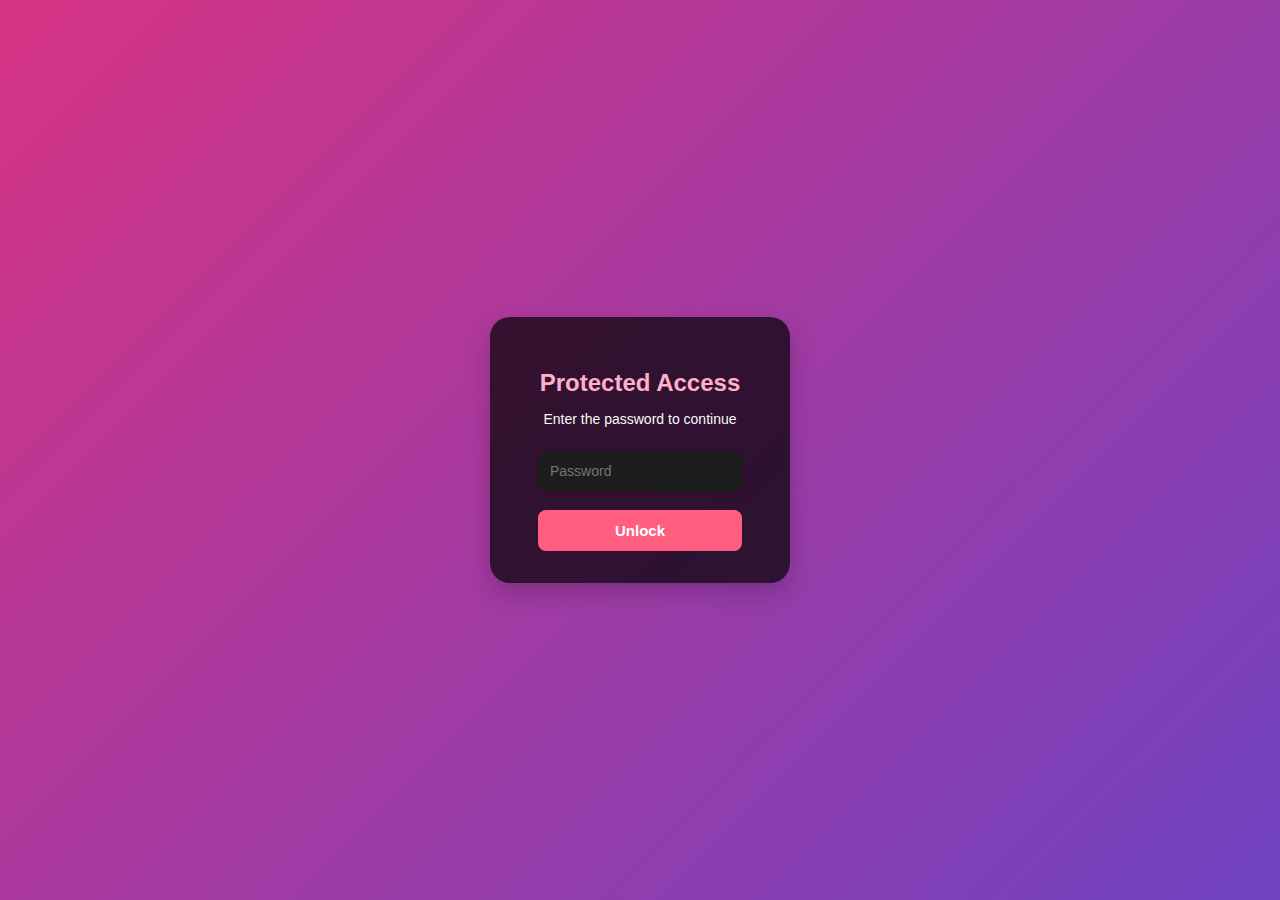
<file: index.html>
<!DOCTYPE html>
<html lang="en">
<head>
  <meta charset="UTF-8" />
  <meta name="viewport" content="width=device-width, initial-scale=1.0" />
  <title>Protected Access</title>
  <style>
    * {
      box-sizing: border-box;
      font-family: 'Nunito', sans-serif;
    }

    body {
      margin: 0;
      padding: 0;
      height: 100vh;
      background: linear-gradient(135deg, #d63384, #6f42c1);
      display: flex;
      justify-content: center;
      align-items: center;
    }

    .container {
      background-color: rgba(0, 0, 0, 0.7);
      padding: 2rem 3rem;
      border-radius: 20px;
      box-shadow: 0 10px 25px rgba(0, 0, 0, 0.2);
      text-align: center;
      color: #fff;
      width: 300px;
    }

    .container h2 {
      margin-bottom: 0.5rem;
      color: #ffafcc;
    }

    .container p {
      margin-bottom: 1.5rem;
      font-size: 14px;
      color: #f8f9fa;
    }

    .container input {
      width: 100%;
      padding: 0.75rem;
      margin-bottom: 1.2rem;
      border: none;
      border-radius: 8px;
      background-color: #1d1d1d;
      color: #fff;
      font-size: 14px;
    }

    .container button {
      width: 100%;
      padding: 0.75rem;
      border: none;
      border-radius: 8px;
      background-color: #ff5e7e;
      color: white;
      font-weight: bold;
      font-size: 15px;
      cursor: pointer;
      transition: background-color 0.3s ease;
    }

    .container button:hover {
      background-color: #ff3c66;
    }

    .error {
      color: #ffb3b3;
      font-size: 13px;
      margin-top: -10px;
      margin-bottom: 10px;
      display: none;
    }
  </style>
</head>
<body>
  <div class="container">
    <h2>Protected Access</h2>
    <p>Enter the password to continue</p>

    <input type="password" id="passwordInput" placeholder="Password" required />
    <div class="error" id="errorMsg">Incorrect password. Try again.</div>

    <button onclick="checkPassword()">Unlock</button>
  </div>

  <script>
    function checkPassword() {
      const enteredPassword = document.getElementById("passwordInput").value;
      const correctPassword = "2587";
      const errorMsg = document.getElementById("errorMsg");

      if (enteredPassword === correctPassword) {
        // Redirect to welcome.html
        window.location.href = "welcome.html";
      } else {
        errorMsg.style.display = "block";
      }
    }
  </script>
</body>
</html>
</file>
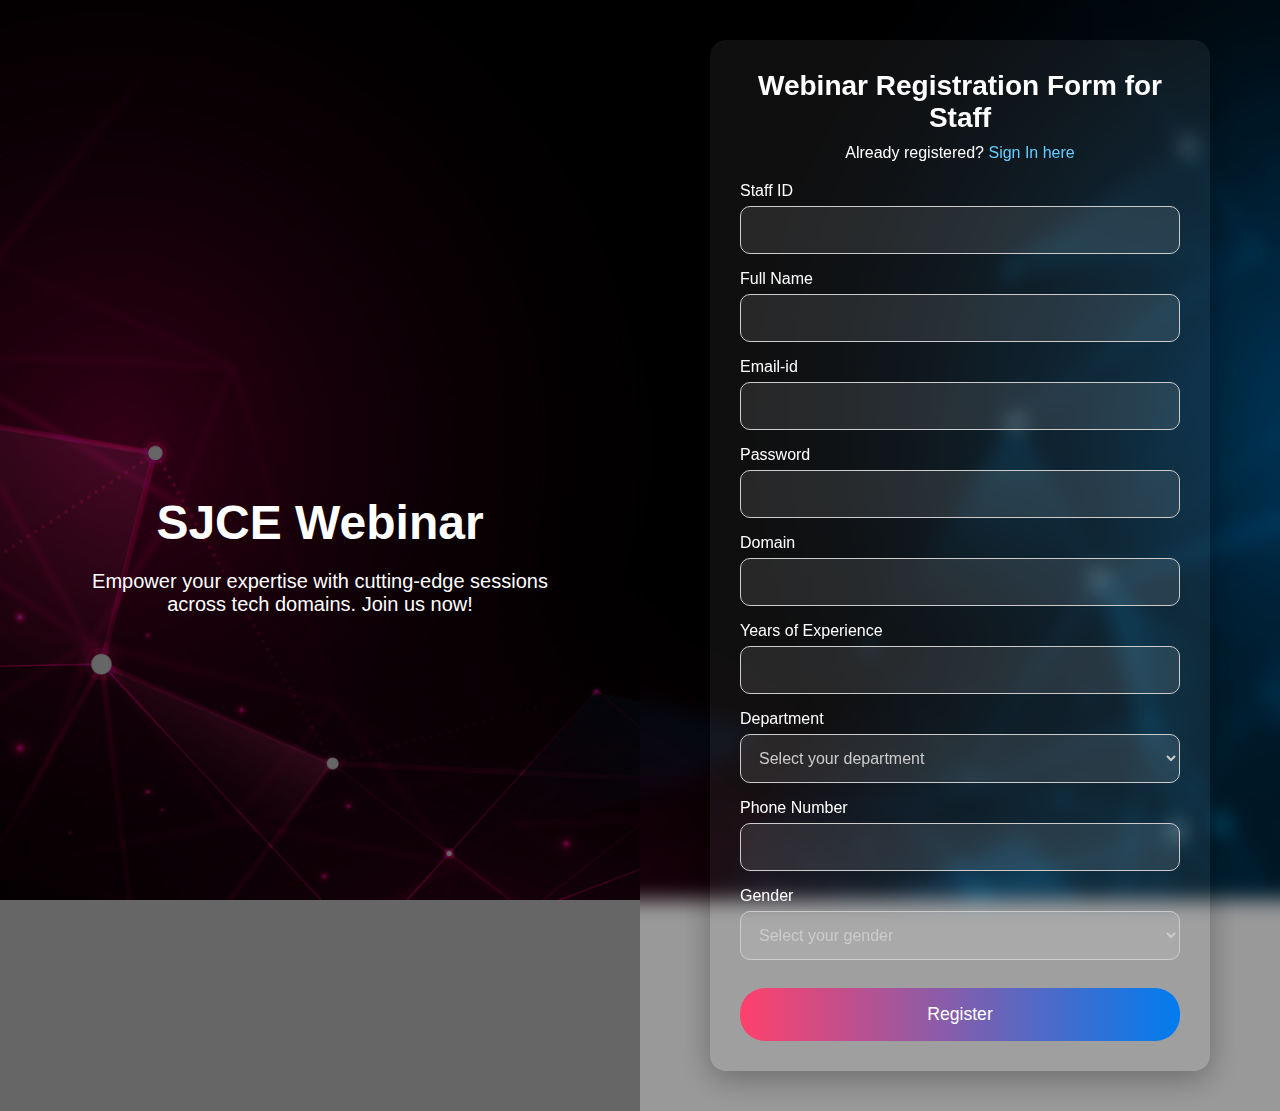
<file: staffreg.html>
<!DOCTYPE html>
<html lang="en">
<head>
  <meta charset="UTF-8" />
  <meta name="viewport" content="width=device-width, initial-scale=1.0"/>
  <title>Webinar Registration</title>
  <link rel="stylesheet" href="staffreg.css" />
</head>
<body>

  <div class="split-container">
    <div class="left-side">
      <div class="intro-text">
        <h1>SJCE Webinar</h1>
        <p>Empower your expertise with cutting-edge sessions across tech domains. Join us now!</p>
      </div>
    </div>

    <div class="right-side">
      <div class="form-container glass">
        <h2>Webinar Registration Form for Staff</h2>
        <p class="signin-note">Already registered? <a href="welcome.html">Sign In here</a></p>

        <form>
          <div class="input-group">
            <label for="staff-id">Staff ID</label>
            <input type="text" id="staff-id" required />
          </div>

          <div class="input-group">
            <label for="name">Full Name</label>
            <input type="text" id="name" required />
          </div>

          <div class="input-group">
            <label for="email">Email-id</label>
            <input type="email" id="email" required />
          </div>

          <div class="input-group">
            <label for="password">Password</label>
            <input type="password" id="password" required />
          </div>

          <div class="input-group">
            <label for="domain">Domain</label>
            <input type="text" id="domain" required />
          </div>

          <div class="input-group">
            <label for="experience">Years of Experience</label>
            <input type="number" id="experience" required />
          </div>

          <div class="input-group">
            <label for="department">Department</label>
            <select id="department" required>
              <option value="" disabled selected>Select your department</option>
              <option value="CSE">CSE</option>
              <option value="ECE">ECE</option>
              <option value="MECH">MECH</option>
            </select>
          </div>

          <div class="input-group">
            <label for="phone">Phone Number</label>
            <input type="tel" id="phone" required />
          </div>

          <div class="input-group">
            <label for="gender">Gender</label>
            <select id="gender" required>
              <option value="" disabled selected>Select your gender</option>
              <option value="Male">Male</option>
              <option value="Female">Female</option>
              <option value="Other">Other</option>
            </select>
          </div>

          <button type="submit">Register</button>
        </form>
      </div>
    </div>
  </div>

</body>
</html>
</file>
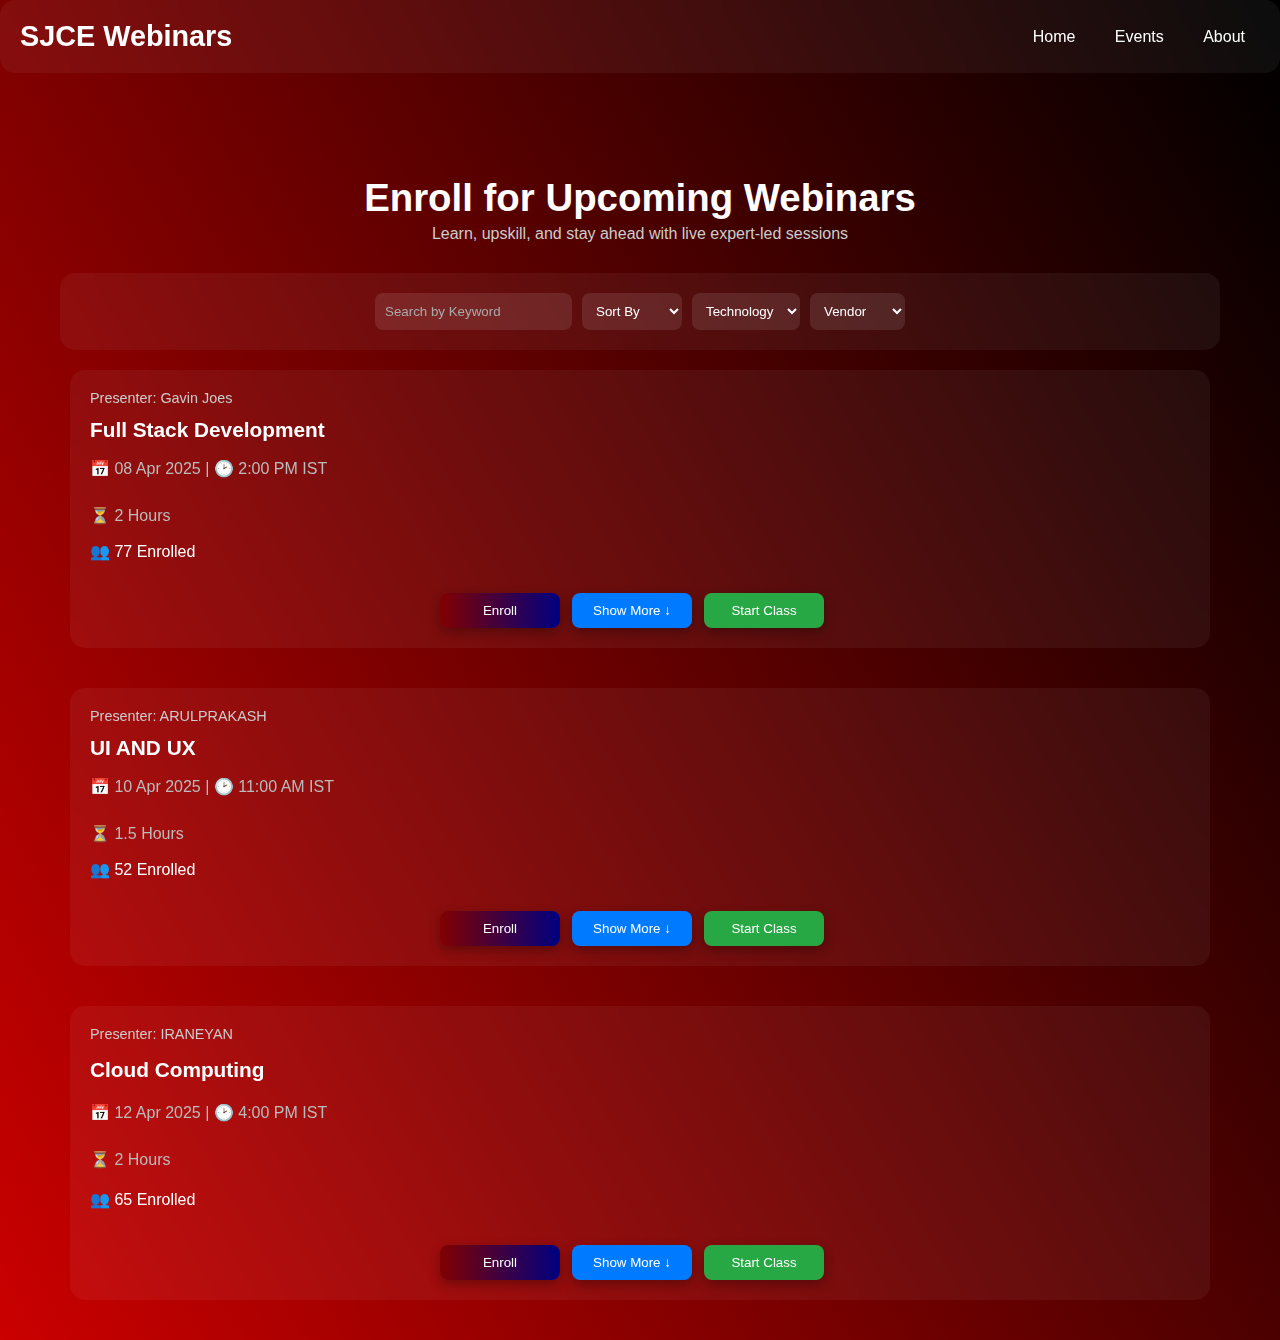
<file: studenthome.html>
<!DOCTYPE html>
<html lang="en">
<head>
  <meta charset="UTF-8" />
  <meta name="viewport" content="width=device-width, initial-scale=1.0"/>
  <title>Webinar Registration - Dark Glass UI</title>
  <link rel="stylesheet" href="studenthome.css" />
  <style>
 body {
    color: #fff;
    background: linear-gradient(60deg, #000000, #ff0000, #000000, #003566, #000000);
    background-size: 500% 500%;
    animation: intenseGradient 15s ease infinite;
  }
  
  @keyframes intenseGradient {
    0%   { background-position: 0% 50%; }
    25%  { background-position: 50% 100%; }
    50%  { background-position: 100% 50%; }
    75%  { background-position: 50% 0%; }
    100% { background-position: 0% 50%; }
  }
    .glass {
      background: rgba(255, 255, 255, 0.05);
      backdrop-filter: blur(10px);
      border-radius: 15px;
      padding: 20px;
      margin-bottom: 20px;
    }

    .header {
      display: flex;
      justify-content: space-between;
      align-items: center;
      padding: 20px;
    }

    .nav-links a {
      margin-left: 20px;
      color: #fff;
      text-decoration: none;
    }

    .main-content {
      padding: 20px;
    }

    .title-section h1 {
      margin-bottom: 5px;
    }

    .filters {
      display: flex;
      gap: 10px;
      flex-wrap: wrap;
      margin-bottom: 20px;
    }

    .filters input, .filters select {
      padding: 10px;
      border-radius: 8px;
      border: none;
      outline: none;
    }

    .cards {
      display: flex;
      flex-direction: column;
      gap: 20px;
    }

    .card {
      overflow: hidden;
    }

    .card-inner {
      display: flex;
      gap: 15px;
      transition: all 0.4s ease;
    }

    .card-content {
      flex: 1;
      min-width: 0;
      transition: flex 0.4s ease;
    }

    .card.show-summary .card-content {
      flex: 0.7;
    }

    .summary {
      width: 0;
      opacity: 0;
      overflow: hidden;
      transition: all 0.4s ease;
      padding: 0;
      background: rgba(255, 255, 255, 0.05);
      border-left: 1px solid rgba(255, 255, 255, 0.1);
      border-radius: 10px;
      display: flex;
      align-items: center;
      justify-content: center;
    }

    .card.show-summary .summary {
      width: 250px;
      opacity: 1;
      padding: 15px;
    }

    .summary p {
      font-size: 0.9rem;
      color: #eee;
      margin: 0;
    }

    .btn {
      margin-top: 10px;
      padding: 10px 15px;
      border: none;
      border-radius: 8px;
      background-color: #007bff;
      color: white;
      cursor: pointer;
      transition: background 0.3s ease;
    }

    .btn:hover {
      background-color: #0056b3;
    }

    .btn.start {
      background-color: #28a745;
    }

    .btn.enroll.enrolled-animation {
      background-color: #4caf50;
    }

    .action-buttons {
      margin-top: 10px;
      display: flex;
      gap: 10px;
      flex-wrap: wrap;
    }
  </style>
</head>
<body>
  <header class="glass header">
    <div class="logo">SJCE Webinars</div>
    <nav class="nav-links">
      <a href="#">Home</a>
      <a href="#">Events</a>
      <a href="#">About</a>
    </nav>
  </header>

  <main class="main-content">
    <h2 class="greeting">Hello, Students 👋</h2>

    <section class="title-section">
      <h1>Enroll for Upcoming Webinars</h1>
      <p>Learn, upskill, and stay ahead with live expert-led sessions</p>
    </section>

    <section class="filters glass">
      <input type="text" placeholder="Search by Keyword" />
      <select>
        <option>Sort By</option>
        <option>Date</option>
        <option>Popularity</option>
      </select>
      <select>
        <option>Technology</option>
        <option>AI</option>
        <option>Cloud</option>
      </select>
      <select>
        <option>Vendor</option>
        <option>Microsoft</option>
        <option>Google</option>
      </select>
    </section>

    <section class="cards">
      <!-- CARD 1 -->
      <div class="card glass">
        <div class="card-inner">
          <div class="card-content">
            <p class="presenter">Presenter: Gavin Joes</p>
            <h2>Full Stack Development</h2>
            <div class="details">
              <span>📅 08 Apr 2025 | 🕑 2:00 PM IST</span><br/>
              <span>⏳ 2 Hours</span>
            </div>
            <p>👥 77 Enrolled</p>
            <div class="action-buttons">
              <button class="btn enroll">Enroll</button>
              <button class="btn show-more">Show More ↓</button>
              <button class="btn start">Start Class</button>
            </div>
          </div>
          <div class="summary">
            <p>This session introduces core concepts of front-end and back-end development using modern JavaScript frameworks and APIs.</p>
          </div>
        </div>
      </div>

      <!-- CARD 2 -->
      <div class="card glass">
        <div class="card-inner">
          <div class="card-content">
            <p class="presenter">Presenter: ARULPRAKASH</p>
            <h2>UI AND UX</h2>
            <div class="details">
              <span>📅 10 Apr 2025 | 🕑 11:00 AM IST</span><br/>
              <span>⏳ 1.5 Hours</span>
            </div>
            <p>👥 52 Enrolled</p>
            <div class="action-buttons">
              <button class="btn enroll">Enroll</button>
              <button class="btn show-more">Show More ↓</button>
              <button class="btn start">Start Class</button>
            </div>
          </div>
          <div class="summary">
            <p>Explore the principles of effective user interfaces and experiences, including usability, wireframing, and design tools like Figma.</p>
          </div>
        </div>
      </div>

      <!-- CARD 3 -->
      <div class="card glass">
        <div class="card-inner">
          <div class="card-content">
            <p class="presenter">Presenter: IRANEYAN</p>
            <h2>Cloud Computing</h2>
            <div class="details">
              <span>📅 12 Apr 2025 | 🕑 4:00 PM IST</span><br/>
              <span>⏳ 2 Hours</span>
            </div>
            <p>👥 65 Enrolled</p>
            <div class="action-buttons">
              <button class="btn enroll">Enroll</button>
              <button class="btn show-more">Show More ↓</button>
              <button class="btn start">Start Class</button>
            </div>
          </div>
          <div class="summary">
            <p>Learn about cloud service models, deployment types, and hands-on examples using platforms like AWS, Azure, and Google Cloud.</p>
          </div>
        </div>
      </div>
    </section>
  </main>

  <script>
    // Show More logic with sliding summary and shrinking content
    document.querySelectorAll('.btn.show-more').forEach(button => {
      button.addEventListener('click', () => {
        const card = button.closest('.card');
        card.classList.toggle('show-summary');

        const isOpen = card.classList.contains('show-summary');
        button.textContent = isOpen ? 'Show Less ↑' : 'Show More ↓';
      });
    });

    // Enroll button interaction
    document.querySelectorAll('.btn.enroll').forEach(button => {
      button.addEventListener('click', () => {
        button.classList.add('enrolled-animation');
        button.innerHTML = '✅ Enrolled';
        button.disabled = true;
      });
    });
  </script>
</body>
</html>
</file>
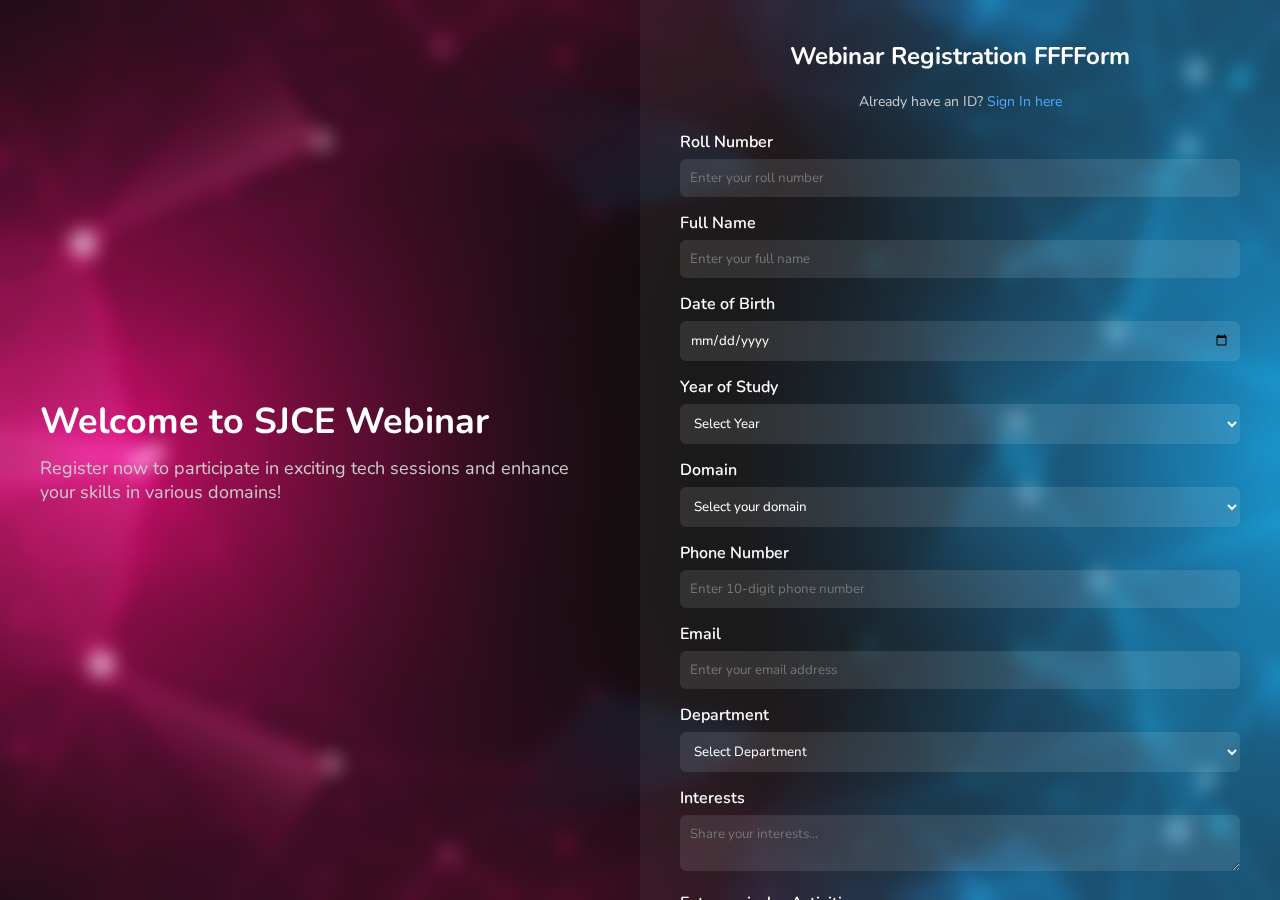
<file: web.html>
<!DOCTYPE html>
<html lang="en">
<head>
  <meta charset="UTF-8" />
  <meta name="viewport" content="width=device-width, initial-scale=1.0"/>
  <title>Webinar Registration | SJCE</title>
  <link href="https://fonts.googleapis.com/css2?family=Nunito:wght@400;600;700&display=swap" rel="stylesheet"/>
  <style>
    * {
      margin: 0;
      padding: 0;
      box-sizing: border-box;
      font-family: 'Nunito', sans-serif;
    }

    body {
      display: flex;
      height: 100vh;
      background: url('a2.png') no-repeat center center fixed;
      background-size: cover;
      color: #fff;
      overflow: auto;
    }

    .split-left, .split-right {
      width: 50%;
      padding: 40px;
    }

    .split-left {
      background: rgba(255, 255, 255, 0.05);
      backdrop-filter: blur(10px);
      display: flex;
      flex-direction: column;
      justify-content: center;
    }

    .split-left h1 {
      font-size: 36px;
      margin-bottom: 10px;
    }

    .split-left p {
      font-size: 18px;
      color: #ccc;
    }

    .split-right {
      background: rgba(255, 255, 255, 0.1);
      backdrop-filter: blur(10px);
      overflow-y: auto;
    }

    .header {
      font-size: 24px;
      font-weight: bold;
      text-align: center;
      margin-bottom: 20px;
    }

    form {
      max-width: 600px;
      margin: 0 auto;
    }

    .signin-link {
      text-align: center;
      margin-bottom: 20px;
      font-size: 14px;
      color: #ccc;
    }

    .signin-link a {
      color: #4eaaff;
      text-decoration: none;
    }

    .signin-link a:hover {
      text-decoration: underline;
    }

    .input-group {
      margin-bottom: 15px;
    }

    .input-group label {
      display: block;
      margin-bottom: 6px;
      font-weight: 600;
    }

    .input-group input,
    .input-group select,
    .input-group textarea {
      width: 100%;
      padding: 10px;
      border: none;
      border-radius: 6px;
      background-color: rgba(255, 255, 255, 0.1);
      color: #fff;
      outline: none;
    }

    .input-group textarea {
      resize: vertical;
    }

    .button-group {
      text-align: center;
      margin-top: 20px;
    }

    .button-group button {
      padding: 10px 20px;
      margin: 0 10px;
      border: none;
      border-radius: 5px;
      background-color: #4eaaff;
      color: #fff;
      font-weight: bold;
      cursor: pointer;
      transition: background 0.3s;
    }

    .button-group .reset-btn {
      background-color: #ff4e4e;
    }

    .button-group button:hover {
      background-color: #318ce7;
    }

    @media (max-width: 768px) {
      body {
        flex-direction: column;
      }

      .split-left, .split-right {
        width: 100%;
        padding: 20px;
      }
    }
  </style>
</head>
<body>

  <!-- Left Side: Welcome Info -->
  <div class="split-left">
    <h1>Welcome to SJCE Webinar</h1>
    <p>Register now to participate in exciting tech sessions and enhance your skills in various domains!</p>
  </div>

  <!-- Right Side: Registration Form -->
  <div class="split-right">
    <div class="header">Webinar Registration FFFForm</div>
    <form id="registration-form">
      <p class="signin-link">
        Already have an ID? <a href="welcome.html">Sign In here</a>
      </p>

      <div class="input-group">
        <label for="roll-number">Roll Number</label>
        <input type="text" id="roll-number" name="roll-number" required placeholder="Enter your roll number"/>
      </div>

      <div class="input-group">
        <label for="name">Full Name</label>
        <input type="text" id="name" name="name" required placeholder="Enter your full name"/>
      </div>

      <div class="input-group">
        <label for="dob">Date of Birth</label>
        <input type="date" id="dob" name="dob" required/>
      </div>

      <div class="input-group">
        <label for="year">Year of Study</label>
        <select id="year" name="year" required>
          <option value="">Select Year</option>
          <option value="1">First Year</option>
          <option value="2">Second Year</option>
          <option value="3">Third Year</option>
          <option value="4">Fourth Year</option>
        </select>
      </div>

      <div class="input-group">
        <label for="domain">Domain</label>
        <select id="domain" name="domain" required onchange="handleDomainChange()">
          <option value="">Select your domain</option>
          <option value="Full Stack">Full Stack</option>
          <option value="Java">Java</option>
          <option value="UI & UX">UI & UX</option>
          <option value="Python">Python</option>
          <option value="Other">Other</option>
        </select>
        <input type="text" id="otherDomain" name="otherDomain" placeholder="Specify your domain" style="display:none"/>
      </div>

      <div class="input-group">
        <label for="phone">Phone Number</label>
        <input type="tel" id="phone" name="phone" required pattern="[0-9]{10}" placeholder="Enter 10-digit phone number"/>
      </div>

      <div class="input-group">
        <label for="email">Email</label>
        <input type="email" id="email" name="email" required placeholder="Enter your email address"/>
      </div>

      <div class="input-group">
        <label for="department">Department</label>
        <select id="department" name="department" required>
          <option value="">Select Department</option>
          <option value="CSE">CSE</option>
          <option value="ECE">ECE</option>
          <option value="IT">IT</option>
          <option value="MECH">MECH</option>
          <option value="AIDS">AIDS</option>
        </select>
      </div>

      <div class="input-group">
        <label for="interests">Interests</label>
        <textarea id="interests" name="interests" rows="2" placeholder="Share your interests..."></textarea>
      </div>

      <div class="input-group">
        <label for="extracurricular">Extracurricular Activities</label>
        <textarea id="extracurricular" name="extracurricular" rows="2" placeholder="Mention any extracurricular activities..."></textarea>
      </div>

      <div class="button-group">
        <button type="submit">Register</button>
        <button type="reset" class="reset-btn">Reset</button>
      </div>
    </form>
  </div>

  <!-- JavaScript -->
  <script>
    function handleDomainChange() {
      const select = document.getElementById("domain");
      const otherInput = document.getElementById("otherDomain");
      if (select.value === "Other") {
        otherInput.style.display = "block";
      } else {
        otherInput.style.display = "none";
        otherInput.value = "";
      }
    }

    document.addEventListener("DOMContentLoaded", () => {
      handleDomainChange();
    });

    document.getElementById("registration-form").addEventListener("submit", function (e) {
      e.preventDefault();
      alert("Form submitted successfully!");
    });
  </script>
</body>
</html>
</file>
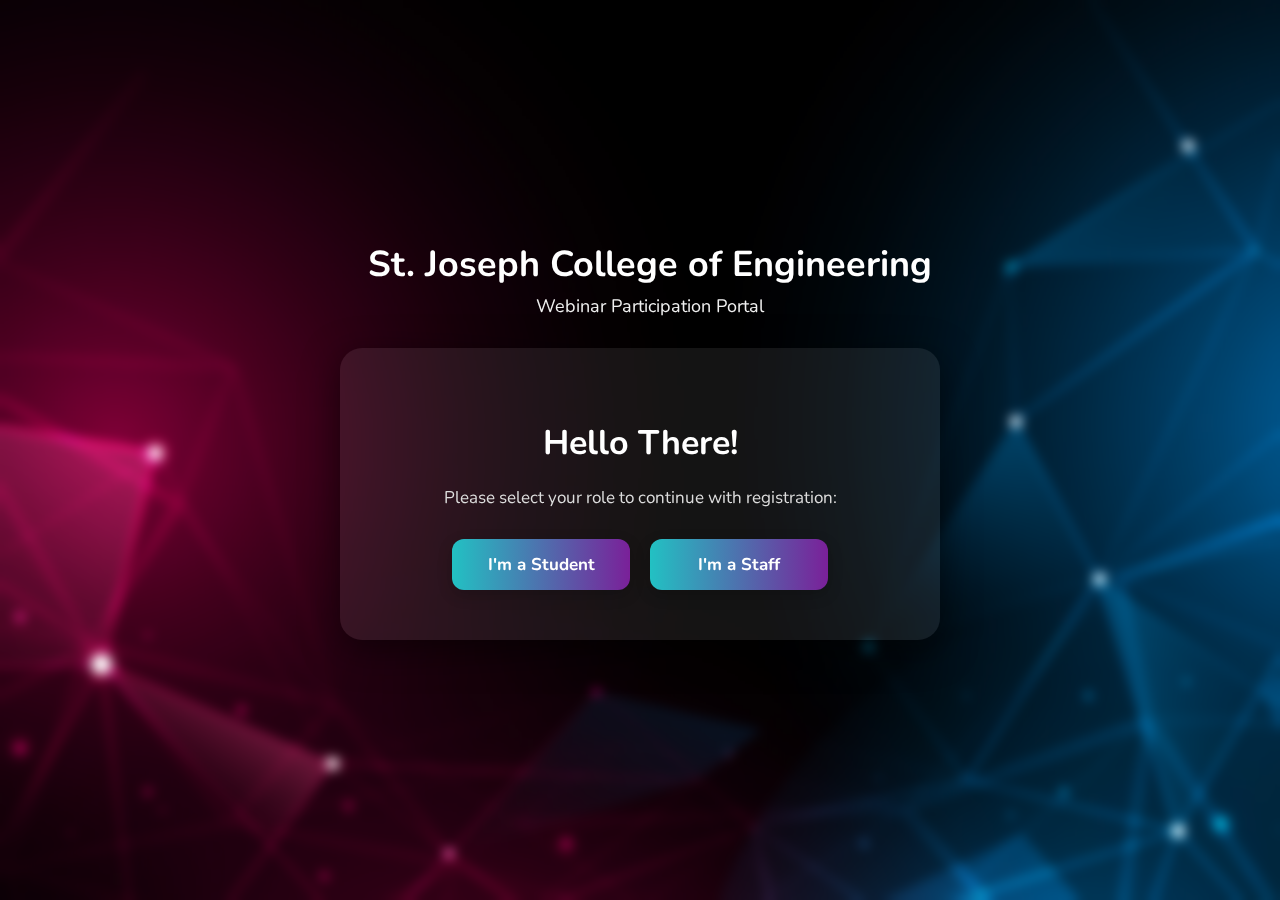
<file: welcome.html>
<!DOCTYPE html>
<html lang="en">
<head>
  <meta charset="UTF-8" />
  <meta name="viewport" content="width=device-width, initial-scale=1.0"/>
  <title>Welcome - Webinar Registration</title>
  <link href="https://fonts.googleapis.com/css2?family=Nunito:wght@400;600;700&display=swap" rel="stylesheet"/>
  <link rel="stylesheet" href="welcome.css">
</head>
<body>
  <div class="header">
    St. Joseph College of Engineering
    <span>Webinar Participation Portal</span>
  </div>

  <!-- Role Selection -->
  <main class="welcome-container" id="roleSelection">
    <h1>Hello There!</h1>
    <p>Please select your role to continue with registration:</p>
    <div class="role-buttons">
      <a href="#" onclick="showForm('student')">I'm a Student</a>
      <a href="#" onclick="showForm('staff')">I'm a Staff</a>
    </div>
  </main>

  <!-- Sign In Form -->
  <main class="form-container hidden" id="signForm">
    <div class="back-arrow" onclick="goBack()">&#8592;</div>
    <h2 id="formTitle">Sign In</h2>

    <p id="registerLink" class="hidden">
      Not registered? <a href="./studenthome.html">Register newly</a>
    </p>
    <p id="staffRegisterLink" class="hidden">
      Not registered? <a href="./staffreg.html">Register newly</a>
    </p>

    <form id="loginForm">
      <input type="email" placeholder="Email Address" required>
      <input type="password" placeholder="Password" required>
      <button type="submit">Proceed</button>
    </form>
  </main>

  <!-- Optional: Student Registration Form -->
  <main class="form-container hidden" id="studentRegisterForm">
    <div class="back-arrow" onclick="showForm('student')">&#8592;</div>
    <h2>Student Registration</h2>
    <form>
      <input type="text" placeholder="Your Name" required>
      <input type="email" placeholder="Email Address" required>
      <input type="password" placeholder="Create Password" required>
      <button type="submit">Register</button>
    </form>
  </main>

  <!-- Script -->
  <script>
    let currentRole = '';

    function showForm(role) {
      currentRole = role;
      localStorage.setItem("selectedRole", role);

      document.getElementById("roleSelection").classList.add("hidden");
      document.getElementById("signForm").classList.remove("hidden");
      document.getElementById("signForm").scrollIntoView({ behavior: 'smooth' });

      const isStudent = role === 'student';
      document.getElementById("formTitle").innerText = isStudent ? 'Student Sign In' : 'Staff Sign In';
      document.getElementById("registerLink").classList.toggle("hidden", !isStudent);
      document.getElementById("staffRegisterLink").classList.toggle("hidden", isStudent);
    }

    function goBack() {
      currentRole = '';
      localStorage.removeItem("selectedRole");

      document.getElementById("signForm").classList.add("hidden");
      document.getElementById("roleSelection").classList.remove("hidden");
    }

    document.getElementById("loginForm").addEventListener("submit", function (e) {
      e.preventDefault();

      let role = currentRole || localStorage.getItem("selectedRole");

      if (!role) {
        alert("Please select your role first.");
        return;
      }

      // Simulate login success and redirect for GitHub Pages
      if (role === 'student') {
        window.location.href = "./studenthome.html";
      }
      }
    });
  </script>
</body>
</html>
</file>
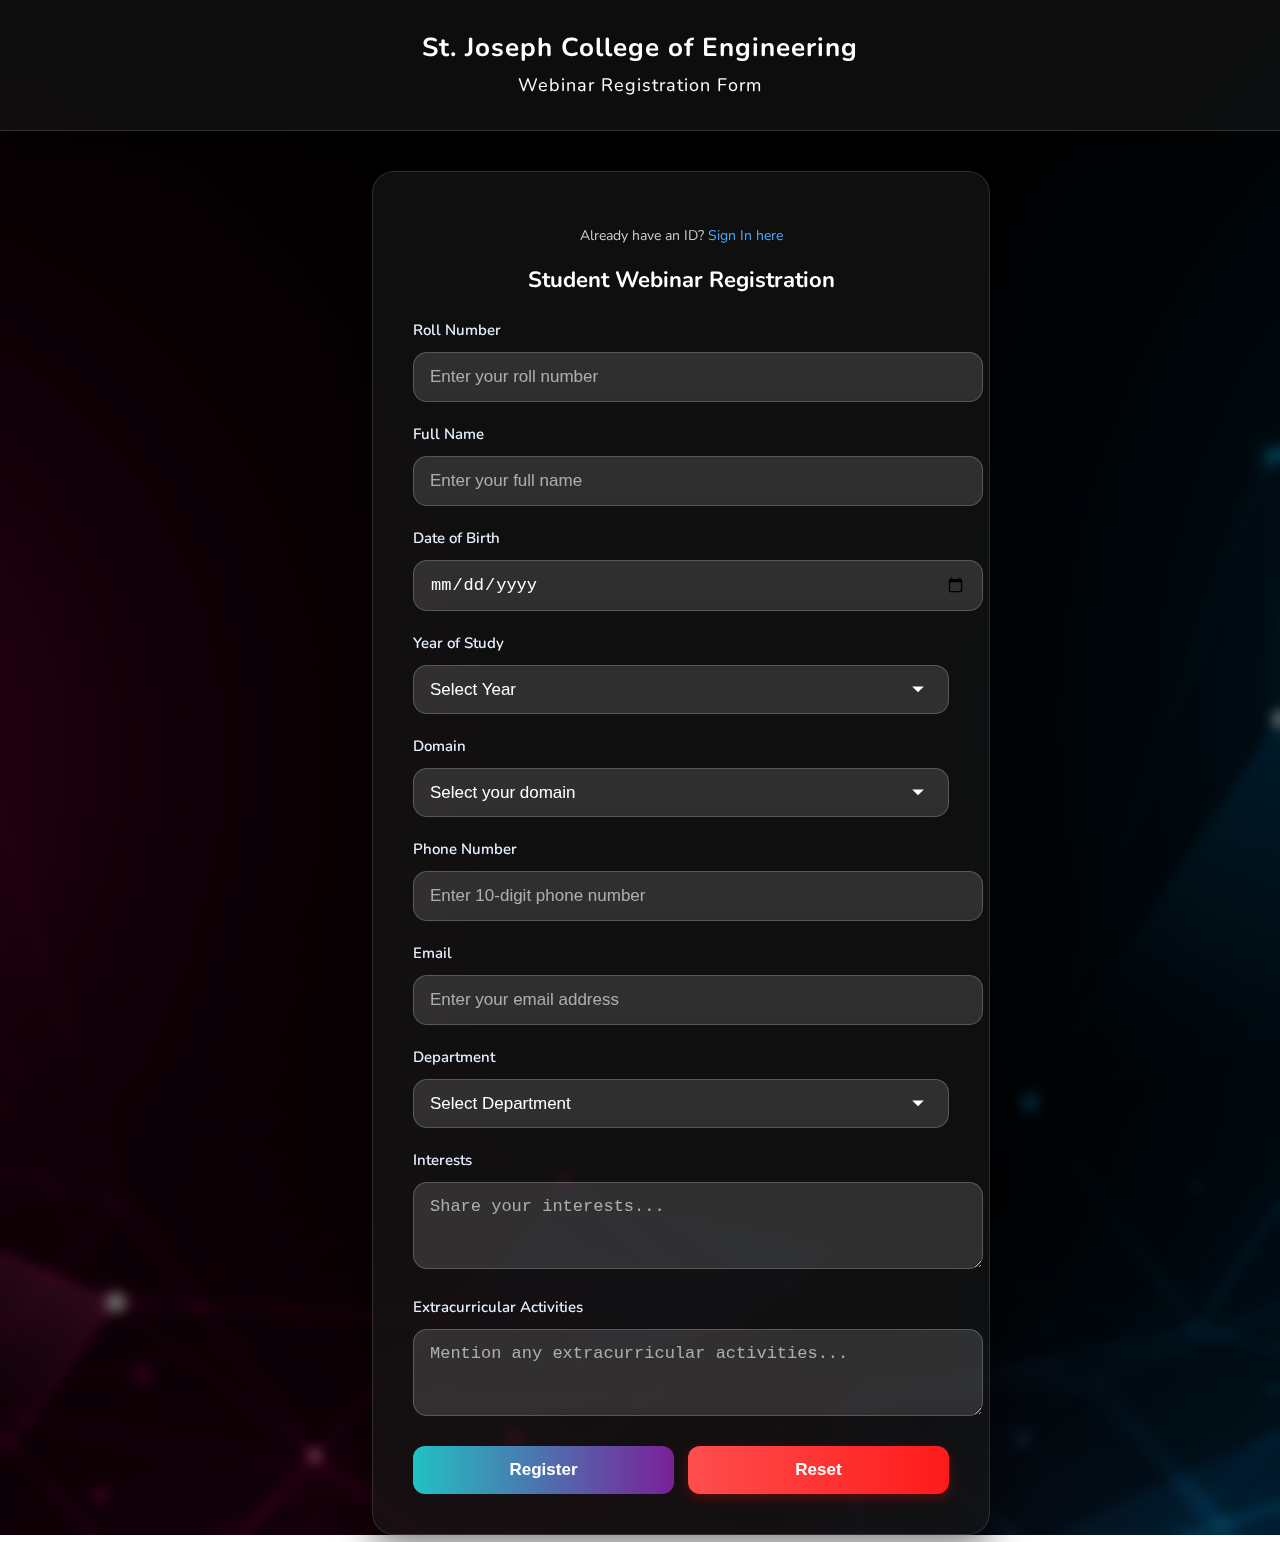
<file: .github/workflows/web.html>
<!DOCTYPE html>
<html lang="en">
<head>
  <meta charset="UTF-8" />
  <meta name="viewport" content="width=device-width, initial-scale=1.0" />
  <title>St. Joseph College of Engineering - Webinar Registration</title>
  <link href="https://fonts.googleapis.com/css2?family=Nunito:wght@400;600;700&display=swap" rel="stylesheet" />
  <link rel="stylesheet" href="web.css" />
  <style>
    .signin-link {
      text-align: center;
      margin-bottom: 20px;
      font-size: 14px;
      color: #ccc;
    }

    .signin-link a {
      color: #4eaaff;
      text-decoration: none;
    }

    .signin-link a:hover {
      text-decoration: underline;
    }
  </style>
</head>
<body>
  <!-- Header with Glass Effect -->
  <div class="header">
    St. Joseph College of Engineering<br />
    <span style="font-weight: normal; font-size: 18px;">Webinar Registration Form</span>
  </div>

  <!-- Form Section -->
  <main>
    <form id="registration-form">
      <!-- Sign In Link (Moved here) -->
      <p class="signin-link">
        Already have an ID? <a href="welcome.html">Sign In here</a>
      </p>

      <h2>Student Webinar Registration</h2>

      <div class="input-group">
        <label for="roll-number">Roll Number</label>
        <input type="text" id="roll-number" name="roll-number" required placeholder="Enter your roll number" />
      </div>

      <div class="input-group">
        <label for="name">Full Name</label>
        <input type="text" id="name" name="name" required placeholder="Enter your full name" />
        <small class="error" id="name-error"></small>
      </div>

      <div class="input-group">
        <label for="dob">Date of Birth</label>
        <input type="date" id="dob" name="dob" required />
      </div>

      <div class="input-group">
        <label for="year">Year of Study</label>
        <select id="year" name="year" required>
          <option value="">Select Year</option>
          <option value="1">First Year</option>
          <option value="2">Second Year</option>
          <option value="3">Third Year</option>
          <option value="4">Fourth Year</option>
        </select>
      </div>

      <div class="input-group">
        <label for="domain">Domain</label>
        <select id="domain" name="domain" required onchange="handleDomainChange()">
          <option value="">Select your domain</option>
          <option value="1">Full Stack</option>
          <option value="2">Java</option>
          <option value="3">UI & UX</option>
          <option value="4">Python</option>
          <option value="other">Other</option>
        </select>
        <input type="text" id="otherDomain" name="otherDomain" placeholder="Specify your domain" />
      </div>

      <div class="input-group">
        <label for="phone">Phone Number</label>
        <input type="tel" id="phone" name="phone" required pattern="[0-9]{10}" placeholder="Enter 10-digit phone number" />
        <small class="error" id="phone-error"></small>
      </div>

      <div class="input-group">
        <label for="email">Email</label>
        <input type="email" id="email" name="email" required placeholder="Enter your email address" />
      </div>

      <div class="input-group">
        <label for="department">Department</label>
        <select id="department" name="department" required>
          <option value="">Select Department</option>
          <option value="CSE">Computer Science and Engineering (CSE)</option>
          <option value="ECE">Electronics and Communication Engineering (ECE)</option>
          <option value="IT">Information Technology (IT)</option>
          <option value="MECH">Mechanical Engineering (MECH)</option>
          <option value="AIDS">Artificial Intelligence and Data Science (AIDS)</option>
        </select>
      </div>

      <div class="input-group">
        <label for="interests">Interests</label>
        <textarea id="interests" name="interests" rows="3" placeholder="Share your interests..."></textarea>
      </div>

      <div class="input-group">
        <label for="extracurricular">Extracurricular Activities</label>
        <textarea id="extracurricular" name="extracurricular" rows="3" placeholder="Mention any extracurricular activities..."></textarea>
      </div>

      <!-- Buttons -->
      <div class="button-group">
        <button type="submit">Register</button>
        <button type="reset" class="reset-btn">Reset</button>
      </div>
    </form>
  </main>

  <!-- JavaScript -->
  <script>
    function handleDomainChange() {
      const select = document.getElementById("domain");
      const otherInput = document.getElementById("otherDomain");
      if (select.value === "other") {
        otherInput.style.display = "block";
      } else {
        otherInput.style.display = "none";
        otherInput.value = "";
      }
    }

    // Initialize "Other Domain" field visibility
    document.addEventListener("DOMContentLoaded", () => {
      handleDomainChange();
    });

    // Prevent default form submission
    document.getElementById("registration-form").addEventListener("submit", function (e) {
      e.preventDefault();
      alert("Form submitted successfully!");
    });
  </script>

  <script src="web.js"></script> <!-- Optional external JS -->
</body>
</html>
</file>
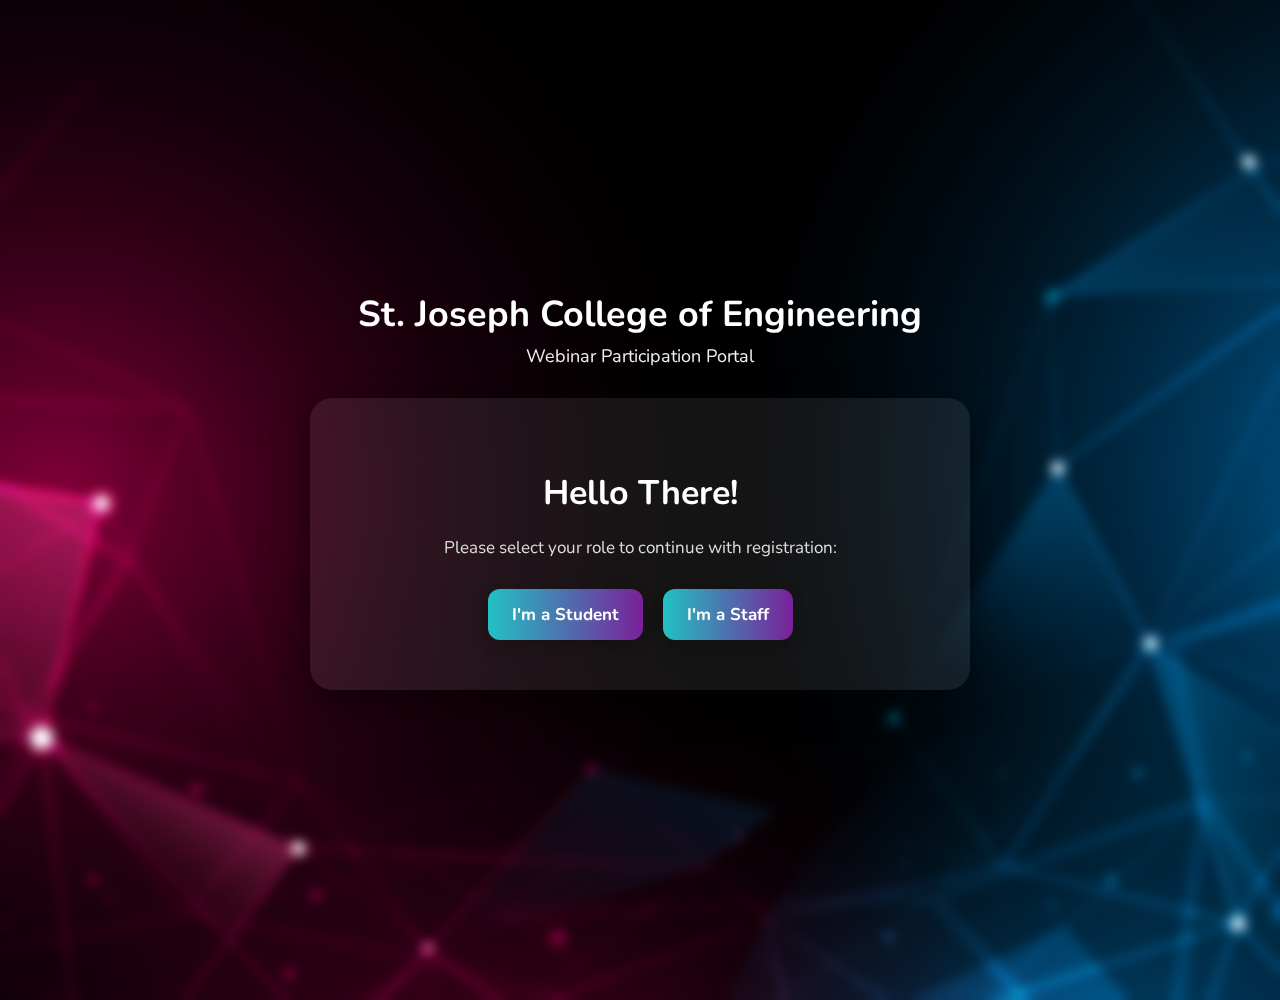
<file: .github/workflows/welcome.html>
<!DOCTYPE html>
<html lang="en">
<head>
  <meta charset="UTF-8" />
  <meta name="viewport" content="width=device-width, initial-scale=1.0"/>
  <title>Welcome - Webinar Registration</title>
  <link href="https://fonts.googleapis.com/css2?family=Nunito:wght@400;600;700&display=swap" rel="stylesheet"/>
  <link rel="stylesheet" href="welcome.css">
</head>
<body>
  <div class="header">
    St. Joseph College of Engineering
    <span>Webinar Participation Portal</span>
  </div>

  <!-- Role Selection -->
  <main class="welcome-container" id="roleSelection">
    <h1>Hello There!</h1>
    <p>Please select your role to continue with registration:</p>
    <div class="role-buttons">
      <a href="#" onclick="showForm('student')">I'm a Student</a>
      <a href="#" onclick="showForm('staff')">I'm a Staff</a>
    </div>
  </main>

  <!-- Sign In Form -->
  <main class="form-container hidden" id="signForm">
    <div class="back-arrow" onclick="goBack()">&#8592;</div>
    <h2 id="formTitle">Sign In</h2>
    <form>
      <input type="email" placeholder="Email Address" required>
      <input type="password" placeholder="Password" required>
      <button type="submit">Proceed</button>
    </form>
    <p id="registerLink" class="hidden">
      Not registered? <span onclick="showRegisterForm()">Register newly</span>
    </p>
  </main>

  <!-- Student Registration Form (unused now, can be removed if not needed) -->
  <main class="form-container hidden" id="studentRegisterForm">
    <div class="back-arrow" onclick="showForm('student')">&#8592;</div>
    <h2>Student Registration</h2>
    <form>
      <input type="text" placeholder="Your Name" required>
      <input type="email" placeholder="Email Address" required>
      <input type="password" placeholder="Create Password" required>
      <button type="submit">Register</button>
    </form>
  </main>

  <script>
    function showForm(role) {
      document.getElementById("roleSelection").classList.add("hidden");
      document.getElementById("signForm").classList.remove("hidden");
      document.getElementById("signForm").scrollIntoView();
      document.getElementById("formTitle").innerText = role === 'student' ? 'Student Sign In' : 'Staff Sign In';
      document.getElementById("registerLink").classList.toggle("hidden", role !== 'student');
      document.getElementById("studentRegisterForm").classList.add("hidden");
    }

    function showRegisterForm() {
      window.location.href = "web.html";
    }

    function goBack() {
      document.getElementById("signForm").classList.add("hidden");
      document.getElementById("studentRegisterForm").classList.add("hidden");
      document.getElementById("roleSelection").classList.remove("hidden");
    }
  </script>
</body>
</html>
</file>
<file: staffreg.css>
* {
  box-sizing: border-box;
  margin: 0;
  padding: 0;
}

body {
  font-family: 'Segoe UI', sans-serif;
  color: white;
  background: url('a1.jpg') no-repeat center center fixed;
  background-size: cover;
  overflow-x: hidden;
}

.split-container {
  display: flex;
  min-height: 100vh;
  flex-wrap: wrap;
}

.left-side,
.right-side {
  flex: 1;
  padding: 40px;
  display: flex;
  justify-content: center;
  align-items: center;
}

.left-side {
  background: rgba(0, 0, 0, 0.6);
  text-align: center;
}

.left-side h1 {
  font-size: 3rem;
  margin-bottom: 20px;
}

.left-side p {
  font-size: 1.25rem;
  max-width: 500px;
  margin: 0 auto;
}

.right-side {
  background: rgba(0, 0, 0, 0.4);
  backdrop-filter: blur(10px);
  -webkit-backdrop-filter: blur(10px);
}

.form-container {
  background: rgba(255, 255, 255, 0.06);
  border-radius: 16px;
  padding: 30px;
  width: 100%;
  max-width: 500px;
  box-shadow: 0 8px 32px rgba(0, 0, 0, 0.3);
}

h2 {
  font-size: 1.75rem;
  margin-bottom: 10px;
  text-align: center;
}

.signin-note {
  font-size: 1rem;
  margin-bottom: 20px;
  text-align: center;
}

.signin-note a {
  color: #66ccff;
  text-decoration: none;
}

.signin-note a:hover {
  text-decoration: underline;
}

.input-group {
  margin-bottom: 16px;
}

label {
  display: block;
  margin-bottom: 6px;
  font-size: 1rem;
}

input,
select {
  width: 100%;
  padding: 14px;
  font-size: 1rem;
  border-radius: 10px;
  border: 1px solid #ccc;
  background-color: rgba(255, 255, 255, 0.1);
  color: white;
  outline: none;
}

input::placeholder {
  color: #ccc;
}

select:invalid {
  color: #ccc;
}

button {
  width: 100%;
  padding: 16px;
  font-size: 1.1rem;
  background: linear-gradient(to right, #ff416c, #007cf0);
  color: white;
  border: none;
  border-radius: 25px;
  cursor: pointer;
  margin-top: 12px;
  transition: background 0.3s ease;
}

button:hover {
  background: linear-gradient(to right, #ff4b2b, #1e90ff);
}

/* === Responsive tweaks === */
@media (max-width: 768px) {
  .split-container {
    flex-direction: column-reverse;
  }

  .left-side,
  .right-side {
    padding: 30px 20px;
  }

  .left-side h1 {
    font-size: 2rem;
  }

  .left-side p {
    font-size: 1rem;
  }

  .form-container {
    padding: 20px;
  }

  label, input, select, button {
    font-size: 1rem;
  }

  button {
    padding: 14px;
  }
}
</file>
<file: studenthome.css>
/* ========== Global Styles ========== */
* {
    margin: 0;
    padding: 0;
    box-sizing: border-box;
    font-family: 'Segoe UI', Tahoma, Geneva, Verdana, sans-serif;
  }
  
  body {
    color: #fff;
    background: linear-gradient(60deg, #000000, #ff0000, #000000, #003566, #000000);
    background-size: 500% 500%;
    animation: intenseGradient 15s ease infinite;
  }
  
  @keyframes intenseGradient {
    0%   { background-position: 0% 50%; }
    25%  { background-position: 50% 100%; }
    50%  { background-position: 100% 50%; }
    75%  { background-position: 50% 0%; }
    100% { background-position: 0% 50%; }
  }
  
  /* ========== Header ========== */
  .header {
    display: flex;
    justify-content: space-between;
    align-items: center;
    padding: 15px 30px;
    margin-bottom: 30px;
    border-radius: 20px;
  }
  
  .logo {
    font-size: 1.8rem;
    font-weight: bold;
  }
  
  .nav-links a {
    color: #ccc;
    margin-right: 15px;
    text-decoration: none;
    transition: color 0.3s ease;
  }
  
  .nav-links a:hover,
  .nav-links a:focus {
    color: #fff;
    outline: none;
  }
  
  /* ========== Main Content ========== */
  .main-content {
    max-width: 1200px;
    margin: auto;
    padding: 20px;
  }
  
  /* ========== Greeting ========== */
  .greeting {
    text-align: center;
    font-size: 2rem;
    margin-bottom: 25px;
    opacity: 0;
    transform: translateY(30px);
    animation: fadeSlideUp 1.4s ease-out forwards;
    animation-delay: 0.3s;
  }
  
  @keyframes fadeSlideUp {
    to {
      opacity: 1;
      transform: translateY(0);
    }
  }
  
  /* ========== Title Section ========== */
  .title-section {
    text-align: center;
    margin-bottom: 30px;
  }
  
  .title-section h1 {
    font-size: 2.4rem;
  }
  
  .title-section p {
    color: #ccc;
  }
  
  /* ========== Filters ========== */
  .filters {
    display: flex;
    flex-wrap: wrap;
    gap: 15px;
    justify-content: center;
    margin-bottom: 40px;
  }
  
  .filters input,
  .filters select {
    padding: 10px 15px;
    border: none;
    border-radius: 30px;
    background: rgba(255, 255, 255, 0.1);
    color: white;
    transition: background 0.3s ease;
  }
  
  .filters input:focus,
  .filters select:focus {
    background: rgba(255, 255, 255, 0.2);
    outline: none;
  }
  
  .filters input::placeholder {
    color: #aaa;
  }
  
  /* ========== Cards Layout ========== */
  .cards {
    display: grid;
    grid-template-columns: repeat(auto-fit, minmax(280px, 1fr));
    gap: 30px;
    padding: 0 10px;
  }
  
  /* ========== Card ========== */
  .card {
    padding: 20px;
    border-radius: 20px;
    background: rgba(255, 255, 255, 0.04);
    transition: transform 0.3s ease, box-shadow 0.3s ease;
    display: flex;
    flex-direction: column;
    justify-content: space-between;
  }
  
  .card:hover {
    transform: translateY(-6px);
    box-shadow: 0 0 20px rgba(255, 255, 255, 0.1);
  }
  
  .card h2 {
    font-size: 1.3rem;
    margin-top: 10px;
  }
  
  .presenter {
    font-size: 0.9rem;
    color: #ccc;
  }
  
  .details {
    margin: 15px 0;
    color: #bbb;
    display: flex;
    flex-direction: column;
    gap: 5px;
  }
  
  /* ========== Action Buttons ========== */
  .card .action-buttons {
    width: 100%;
    display: flex;
    justify-content: center;
    align-items: center;
    flex-wrap: wrap;
    gap: 12px;
    margin-top: 20px;
  }
  
  .btn {
    padding: 10px 18px;
    min-width: 120px;
    border: 1px solid rgba(255, 255, 255, 0.15);
    border-radius: 30px;
    cursor: pointer;
    background: rgba(255, 255, 255, 0.08);
    backdrop-filter: blur(12px);
    color: white;
    transition: all 0.3s ease;
    box-shadow: 0 4px 12px rgba(0, 0, 0, 0.3);
    text-align: center;
  }
  
  .btn:hover,
  .btn:focus {
    transform: scale(1.05);
    background: linear-gradient(to right, rgba(128, 0, 0, 0.7), rgba(0, 0, 128, 0.7));
    outline: none;
  }
  
  .btn.enroll {
    background: linear-gradient(to right, maroon, navy);
  }
  
  .btn.enrolled {
    background: linear-gradient(to right, #22c55e, #15803d);
    box-shadow: 0 0 12px #22c55e;
    animation: enrolledPop 0.4s ease;
    cursor: default;
  }
  
  /* ========== Summary Section ========== */
  .card-main {
    display: flex;
    align-items: stretch;
    justify-content: space-between;
    gap: 20px;
  }
  
  .card-content {
    flex: 1;
    min-width: 0;
    display: flex;
    flex-direction: column;
    justify-content: space-between;
  }
  
  .summary {
    width: 0;
    opacity: 0;
    overflow: hidden;
    backdrop-filter: blur(10px);
    border-left: 1px solid rgba(255, 255, 255, 0.1);
    transition: all 0.4s ease;
    border-radius: 15px;
    max-width: 250px;
    min-height: 100%;
    display: flex;
    align-items: center;
    justify-content: center;
  }
  
  .summary.active {
    width: 250px;
    opacity: 1;
    padding: 10px 15px;
  }
  
  .summary p {
    font-size: 0.9rem;
    color: #eee;
    padding: 15px;
    margin: 0;
  }
  
  /* ========== Animations ========== */
  @keyframes enrolledPop {
    0% { transform: scale(1); box-shadow: 0 0 0 rgba(34, 197, 94, 0.7); }
    50% { transform: scale(1.08); box-shadow: 0 0 20px rgba(34, 197, 94, 0.7); }
    100% { transform: scale(1); box-shadow: 0 0 12px rgba(34, 197, 94, 0.7); }
  }
  
  @keyframes pulse {
    0%, 100% { transform: scale(1.05); box-shadow: 0 0 10px #33ccff; }
    50%      { transform: scale(1.08); box-shadow: 0 0 20px #00ff99; }
  }
  
  /* ========== Utilities ========== */
  .hidden {
    display: none !important;
  }
  
  .enrolled-animation {
    background-color: #32cd32;
    color: white;
    font-weight: bold;
    animation: pulse 1s ease-in-out;
  }
  
  /* ========== Responsive Design ========== */
  @media (max-width: 768px) {
    .cards {
      grid-template-columns: 1fr;
    }
  
    .card-main {
      flex-direction: column;
    }
  
    .summary {
      max-width: 100%;
      width: 100%;
      opacity: 1;
      padding: 12px 15px;
      margin-top: 10px;
    }
  
    .summary p {
      font-size: 0.85rem;
    }
  
    .action-buttons {
      flex-direction: column;
      align-items: center;
    }
  
    .btn {
      width: 100%;
      max-width: 300px;
    }
  
    .filters {
      flex-direction: column;
      align-items: stretch;
    }
  
    .filters input,
    .filters select {
      width: 100%;
    }
  
    .title-section h1 {
      font-size: 1.8rem;
    }
  
    .greeting {
      font-size: 1.6rem;
    }
  }
</file>
<file: welcome.css>
body {
  background: url('a1.jpg') no-repeat center center/cover;
  margin: 0;
  font-family: 'Nunito', sans-serif;
  display: flex;
  justify-content: center;
  align-items: flex-start;
  min-height: 100vh;
  flex-direction: column;
  backdrop-filter: blur(6px);
  padding: 50px 20px;
  box-sizing: border-box;
}

.header {
  text-align: center;
  color: #ffffff;
  font-size: 36px;
  font-weight: 700;
  margin-bottom: 10px;
  width: 100%;
  padding: 0 10px;
}

.header span {
  display: block;
  font-size: 18px;
  font-weight: normal;
  margin-top: 5px;
  color: #f0f0f0;
}

.welcome-container,
.form-container {
  max-width: 600px;
  width: 100%;
  text-align: center;
  background: rgba(255, 255, 255, 0.08);
  padding: 50px 30px;
  border-radius: 22px;
  box-shadow: 0 10px 36px rgba(0, 0, 0, 0.5);
  backdrop-filter: blur(12px);
  animation: fadeInForm 0.9s ease-in-out;
  margin: 20px auto;
  transition: all 0.3s ease;
  box-sizing: border-box;
}

.welcome-container h1,
.form-container h2 {
  font-size: 34px;
  color: #ffffff;
  margin-bottom: 20px;
  font-weight: 700;
}

.welcome-container p,
.form-container p {
  color: #ddd;
  font-size: 17px;
  margin-bottom: 30px;
}

.role-buttons {
  display: flex;
  justify-content: center;
  gap: 20px;
  flex-wrap: wrap;
}

.role-buttons a {
  padding: 14px 24px;
  font-size: 17px;
  font-weight: bold;
  color: #fff;
  background: linear-gradient(90deg, #22C1C3 0%, #7A2099 100%);
  text-decoration: none;
  border-radius: 12px;
  transition: all 0.3s ease;
  box-shadow: 0 5px 15px rgba(0, 0, 0, 0.2);
  text-align: center;
  min-width: 130px;
}

.role-buttons a:hover {
  transform: translateY(-2px) scale(1.05);
  background: linear-gradient(90deg, #1DA1A3 0%, #6B1A87 100%);
  box-shadow: 0 8px 24px rgba(0, 0, 0, 0.4);
}

form {
  display: flex;
  flex-direction: column;
  gap: 20px;
}

form input {
  padding: 12px 16px;
  border: none;
  border-radius: 10px;
  background: rgba(255, 255, 255, 0.15);
  color: white;
  font-size: 16px;
  outline: none;
  transition: background 0.3s ease;
  width: 100%;
  box-sizing: border-box;
}

form input:focus {
  background: rgba(255, 255, 255, 0.25);
}

form input::placeholder {
  color: #ccc;
}

form button {
  padding: 14px;
  background: linear-gradient(to right, #2dd6c1, #7a1f9c);
  border: none;
  border-radius: 10px;
  font-size: 16px;
  color: white;
  font-weight: bold;
  cursor: pointer;
  transition: all 0.3s ease;
}

form button:hover {
  transform: scale(1.03);
  box-shadow: 0 6px 16px rgba(0, 0, 0, 0.4);
}

.back-arrow {
  font-size: 24px;
  color: white;
  margin-bottom: 20px;
  cursor: pointer;
  text-align: left;
}

#registerLink span {
  color: #00eaff;
  text-decoration: underline;
  cursor: pointer;
}

.hidden {
  display: none !important;
}

@keyframes fadeInForm {
  from { opacity: 0; transform: scale(0.95); }
  to { opacity: 1; transform: scale(1); }
}

/* Responsive Styling */
@media (max-width: 768px) {
  .welcome-container,
  .form-container {
    padding: 30px 20px;
    margin: 15px auto;
  }

  .header {
    font-size: 28px;
  }

  .welcome-container h1,
  .form-container h2 {
    font-size: 26px;
  }

  .role-buttons {
    flex-direction: column;
    gap: 15px;
  }

  .role-buttons a {
    width: 100%;
    padding: 14px 0;
  }

  form button {
    font-size: 15px;
  }

  .back-arrow {
    font-size: 20px;
  }
}
</file>
<file: .github/workflows/web.css>
/* Body Styling for Dark Background */
body {
    background: url('a1.jpg') no-repeat center center/cover;
    margin: 0;
    font-family: 'Nunito', sans-serif;
    display: flex;
    justify-content: center;
    align-items: center;
    min-height: 100vh;
    flex-direction: column;
    backdrop-filter: blur(6px);
    animation: fadeInBody 1s ease-in;
    position: relative;
}

body::before {
    content: "";
    position: absolute;
    inset: 0;
    background: rgba(0, 0, 0, 0.6);
    z-index: -1;
}

@keyframes fadeInBody {
    from { opacity: 0; transform: translateY(20px); }
    to { opacity: 1; transform: translateY(0); }
}

/* Header Glass Effect */
.header {
    text-align: center;
    background: rgba(255, 255, 255, 0.05);
    padding: 30px 0;
    border-radius: 0;
    box-shadow: 0 10px 30px rgba(0, 0, 0, 0.5);
    margin-bottom: 40px;
    width: 100vw;
    font-size: 26px;
    font-weight: 700;
    color: #ffffff !important;
    backdrop-filter: blur(10px);
    border-bottom: 1px solid rgba(255, 255, 255, 0.15);
    letter-spacing: 1px;
    animation: slideInHeader 0.8s ease-in-out;
}

@keyframes slideInHeader {
    from { opacity: 0; transform: translateY(-30px); }
    to { opacity: 1; transform: translateY(0); }
}

/* Form Styling */
#registration-form {
    width: 100%;
    max-width: 550px;
    background: rgba(255, 255, 255, 0.06);
    border-radius: 22px;
    padding: 40px;
    box-shadow: 0 12px 36px rgba(0, 0, 0, 0.5);
    text-align: center;
    backdrop-filter: blur(12px);
    border: 1px solid rgba(255, 255, 255, 0.12);
    animation: fadeInForm 1.2s ease-in;
    z-index: 1;
}

#registration-form h2 {
    color: #ffffff;
    font-size: 22px;
    margin-bottom: 25px;
    font-weight: 700;
    text-align: center;
}

@keyframes fadeInForm {
    from { opacity: 0; transform: scale(0.95); }
    to { opacity: 1; transform: scale(1); }
}

/* Input Styling */
input[type="text"],
input[type="tel"],
input[type="date"],
input[type="email"],
select,
textarea {
    width: 100%;
    padding: 14px 16px;
    background: rgba(255, 255, 255, 0.08);
    border: 1px solid rgba(255, 255, 255, 0.2);
    border-radius: 14px;
    font-size: 17px;
    color: #ffffff;
    backdrop-filter: blur(6px);
    transition: all 0.3s ease-in-out;
    margin-top: 4px;
}

input:focus,
select:focus,
textarea:focus {
    border-color: #00c8ff;
    box-shadow: 0 0 12px rgba(0, 200, 255, 0.4);
    background: rgba(255, 255, 255, 0.12);
    outline: none;
}

input::placeholder,
textarea::placeholder {
    color: rgba(255, 255, 255, 0.6);
}

/* Label Styling */
label {
    display: block;
    margin-bottom: 8px;
    font-weight: 600;
    color: #e6f0ff;
    text-align: left;
    font-size: 15px;
}

/* Button Group */
.button-group {
    display: flex;
    gap: 14px;
    justify-content: space-between;
    margin-top: 24px;
}

/* Buttons */
button {
    flex: 1;
    padding: 14px;
    font-size: 17px;
    font-weight: bold;
    background: linear-gradient(90deg, #22C1C3 0%, #7A2099 100%);
    color: white;
    border: none;
    border-radius: 12px;
    cursor: pointer;
    transition: transform 0.3s ease, box-shadow 0.3s ease;
}

button:hover {
    background: linear-gradient(90deg, #1DA1A3 0%, #6B1A87 100%);
    transform: scale(1.06);
    box-shadow: 0 6px 16px rgba(0, 0, 0, 0.4);
}

/* Reset Button Specific */
.reset-btn {
    background: linear-gradient(to right, #ff4e4e, #ff1a1a);
    color: white;
    font-weight: bold;
    box-shadow: 0 4px 12px rgba(255, 0, 0, 0.3);
}

.reset-btn:hover {
    background: linear-gradient(to right, #e03636, #cc0000);
}

/* Input Group */
.input-group {
    margin-bottom: 22px;
    text-align: left;
}

/* "Other" Domain Field */
#otherDomain {
    display: none;
    margin-top: 12px;
    color: #ffffff;
    font-size: 15px;
    width: 100%;
    padding: 14px 16px;
    background: rgba(255, 255, 255, 0.08);
    border: 1px solid rgba(255, 255, 255, 0.2);
    border-radius: 14px;
    font-size: 17px;
    color: #ffffff;
    backdrop-filter: blur(6px);
    transition: all 0.3s ease-in-out;
}

/* Dropdown Styling */
select {
    appearance: none;
    -webkit-appearance: none;
    -moz-appearance: none;
    background: rgba(255, 255, 255, 0.08)
        url("data:image/svg+xml;utf8,<svg fill='white' height='32' viewBox='0 0 24 24' width='32' xmlns='http://www.w3.org/2000/svg'><path d='M7 9l5 5 5-5'/></svg>")
        no-repeat right 16px center;
    background-size: 28px 28px;
    padding: 14px 50px 14px 16px;
    cursor: pointer;
}

/* Dropdown Hover Effect */
select:hover {
    border-color: #00c8ff;
    box-shadow: 0 0 12px rgba(0, 200, 255, 0.3);
    background-color: rgba(255, 255, 255, 0.12);
}

option {
    color: #000;
    background-color: #fff;
}

/* Flex Layout for Rows */
.row {
    display: flex;
    gap: 20px;
    flex-wrap: wrap;
}

.row .input-group {
    flex: 1;
    min-width: 220px;
}

/* Responsive */
@media screen and (max-width: 600px) {
    .header, #registration-form {
        padding: 25px 20px;
    }

    button {
        font-size: 15px;
    }

    .row {
        flex-direction: column;
    }
}

/* Custom Select Options (Optional Advanced Dropdown Styles) */
.custom-select .options {
    display: none;
    opacity: 0;
    transition: opacity 0.3s ease;
    pointer-events: none;
}

.custom-select .options.visible {
    display: block;
    opacity: 1;
    pointer-events: all;
}
</file>
<file: .github/workflows/welcome.css>
body {
    background: url('a1.jpg') no-repeat center center/cover;
    margin: 0;
    font-family: 'Nunito', sans-serif;
    display: flex;
    justify-content: center;
    align-items: flex-start;
    min-height: 100vh;
    flex-direction: column;
    backdrop-filter: blur(6px);
    padding: 50px 20px;
  }
  
  .header {
    text-align: center;
    color: #ffffff;
    font-size: 36px;
    font-weight: 700;
    margin-bottom: 10px;
    width: 100%;
  }
  
  .header span {
    display: block;
    font-size: 18px;
    font-weight: normal;
    margin-top: 5px;
    color: #f0f0f0;
  }
  
  .welcome-container,
  .form-container {
    max-width: 600px;
    width: 100%;
    text-align: center;
    background: rgba(255, 255, 255, 0.08);
    padding: 50px 30px;
    border-radius: 22px;
    box-shadow: 0 10px 36px rgba(0, 0, 0, 0.5);
    backdrop-filter: blur(12px);
    animation: fadeInForm 0.9s ease-in-out;
    margin: 20px auto;
    transition: all 0.3s ease;
  }
  
  .welcome-container h1,
  .form-container h2 {
    font-size: 34px;
    color: #ffffff;
    margin-bottom: 20px;
    font-weight: 700;
  }
  
  .welcome-container p,
  .form-container p {
    color: #ddd;
    font-size: 17px;
    margin-bottom: 30px;
  }
  
  .role-buttons {
    display: flex;
    justify-content: center;
    gap: 20px;
    flex-wrap: wrap;
  }
  
  .role-buttons a {
    padding: 14px 24px;
    font-size: 17px;
    font-weight: bold;
    color: #fff;
    background: linear-gradient(90deg, #22C1C3 0%, #7A2099 100%);
    text-decoration: none;
    border-radius: 12px;
    transition: all 0.3s ease;
    box-shadow: 0 5px 15px rgba(0,0,0,0.2);
  }
  
  .role-buttons a:hover {
    transform: translateY(-2px) scale(1.05);
    background: linear-gradient(90deg, #1DA1A3 0%, #6B1A87 100%);
    box-shadow: 0 8px 24px rgba(0, 0, 0, 0.4);
  }
  
  form {
    display: flex;
    flex-direction: column;
    gap: 20px;
  }
  
  form input {
    padding: 12px 16px;
    border: none;
    border-radius: 10px;
    background: rgba(255, 255, 255, 0.15);
    color: white;
    font-size: 16px;
    outline: none;
    transition: background 0.3s ease;
  }
  
  form input:focus {
    background: rgba(255, 255, 255, 0.25);
  }
  
  form input::placeholder {
    color: #ccc;
  }
  
  form button {
    padding: 14px;
    background: linear-gradient(to right, #2dd6c1, #7a1f9c);
    border: none;
    border-radius: 10px;
    font-size: 16px;
    color: white;
    font-weight: bold;
    cursor: pointer;
    transition: all 0.3s ease;
  }
  
  form button:hover {
    transform: scale(1.03);
    box-shadow: 0 6px 16px rgba(0, 0, 0, 0.4);
  }
  
  .back-arrow {
    font-size: 24px;
    color: white;
    margin-bottom: 20px;
    cursor: pointer;
    text-align: left;
  }
  
  #registerLink span {
    color: #00eaff;
    text-decoration: underline;
    cursor: pointer;
  }
  
  .hidden {
    display: none !important;
  }
  
  @keyframes fadeInForm {
    from { opacity: 0; transform: scale(0.95); }
    to { opacity: 1; transform: scale(1); }
  }
  
  @media (max-width: 768px) {
    .welcome-container,
    .form-container {
      padding: 30px 20px;
    }
  
    .header {
      font-size: 28px;
    }
  
    .welcome-container h1,
    .form-container h2 {
      font-size: 26px;
    }
  }
</file>
